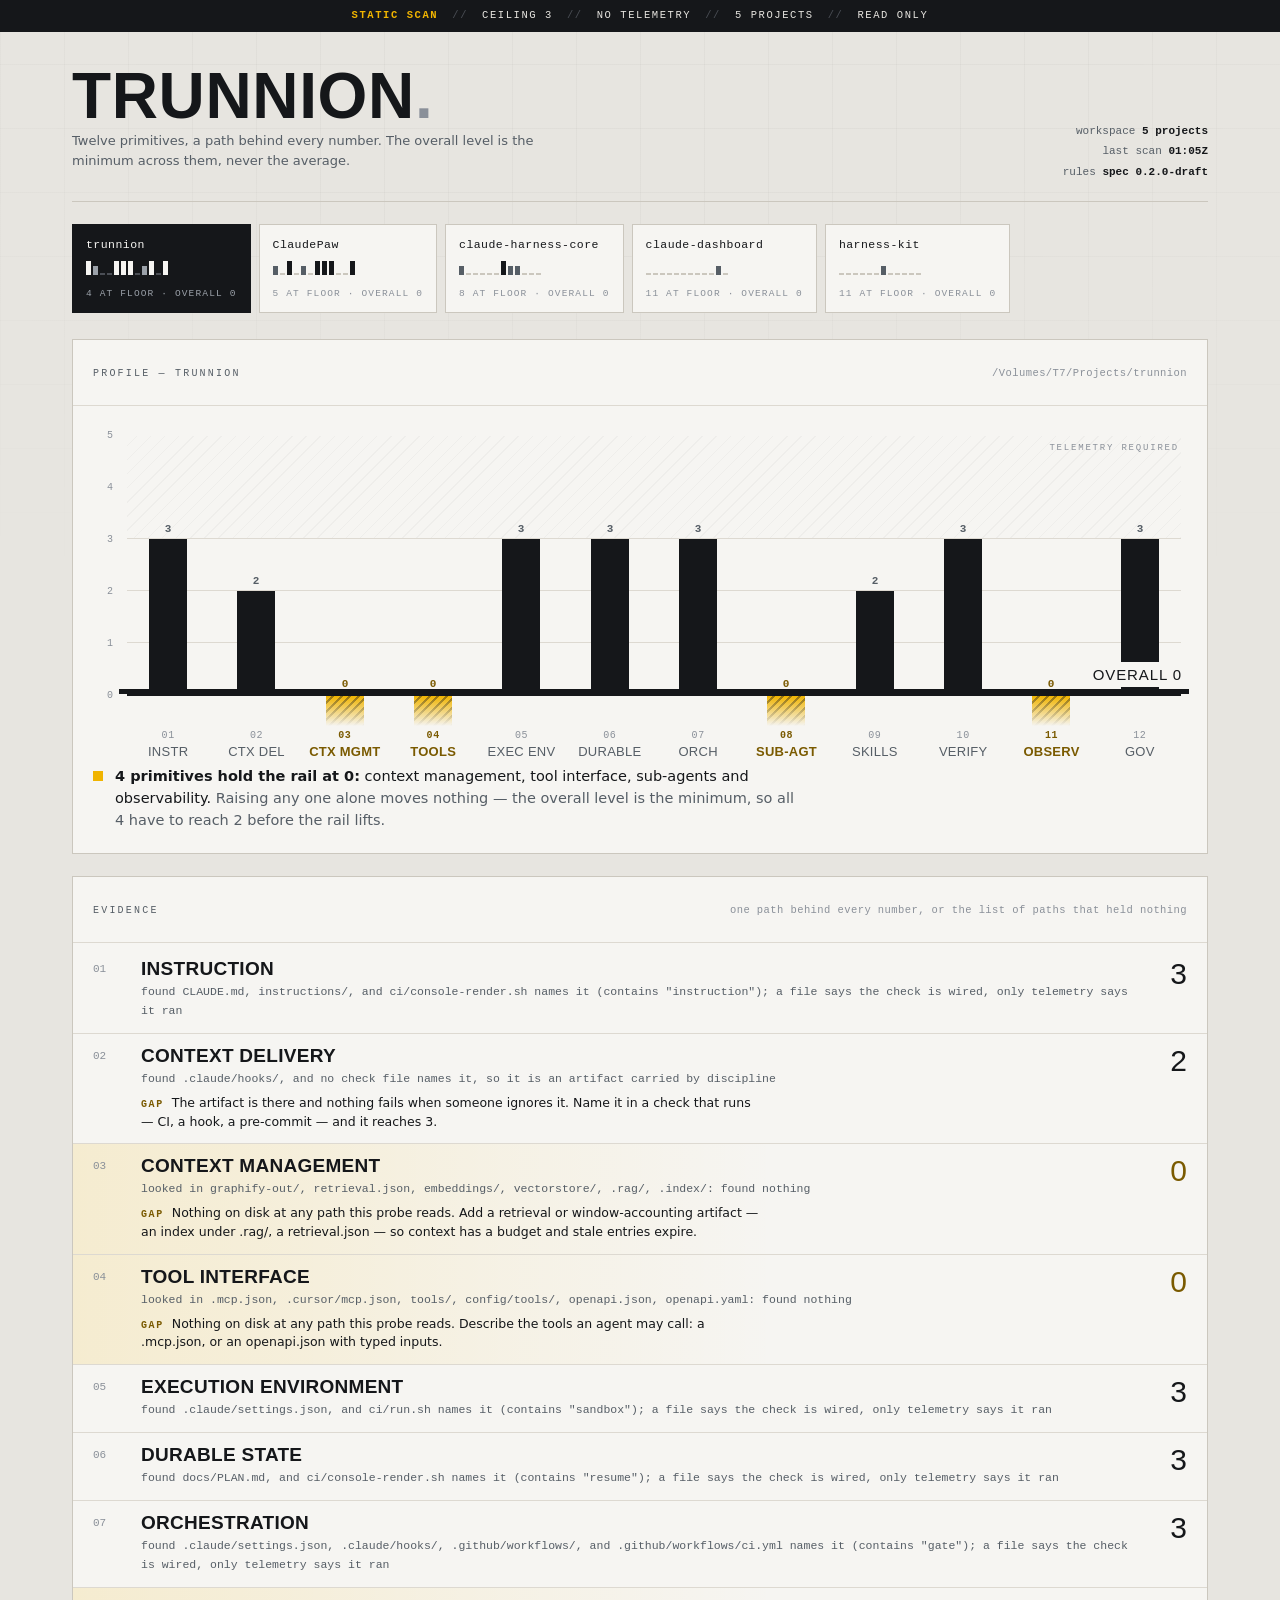
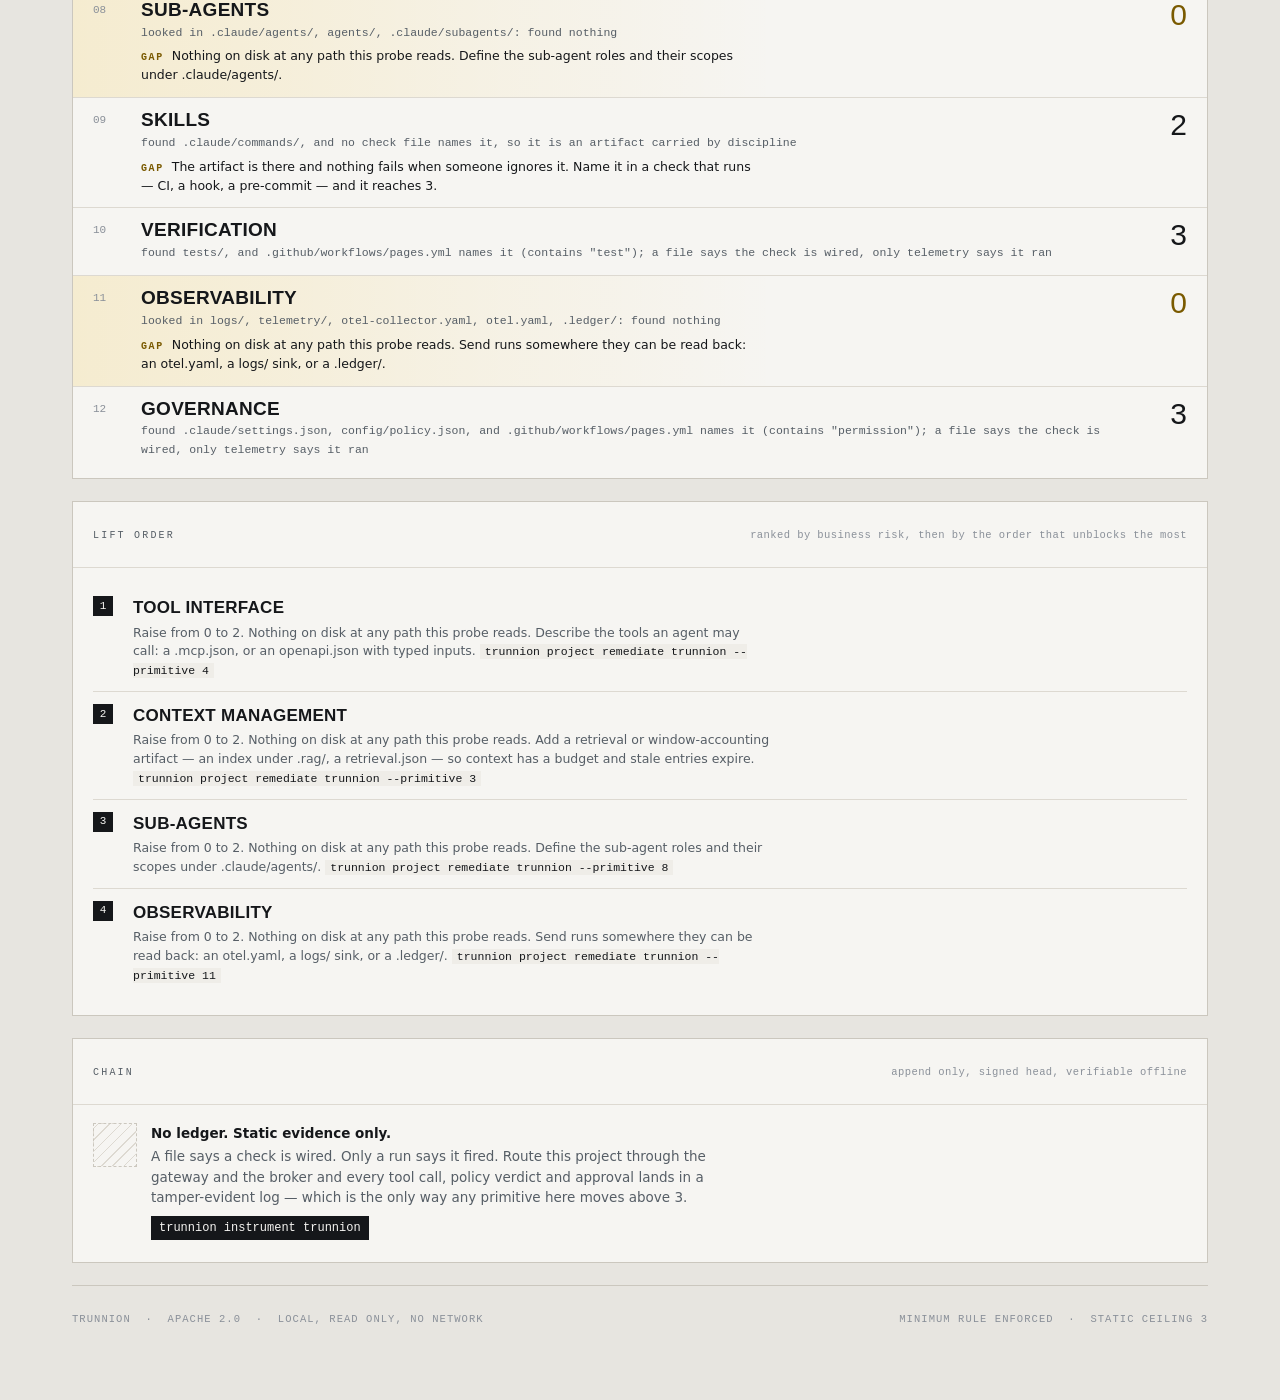
<file: docs/design/console-a-loadbearing.html>
<!DOCTYPE html>
<html lang="en">
<head>
<meta charset="utf-8">
<meta name="viewport" content="width=device-width, initial-scale=1">
<title>trunnion console — workspace</title>
<style>
  :root{
    --ground:#E7E5E0;
    --plate:#F6F5F2;
    --plate2:#EFEDE8;
    --ink:#15171A;
    --steel:#565E66;
    --dim:#8A9099;
    --rule:#CBC7BE;
    --rule2:#DDD9D1;
    --hazard:#F0B400;
    --hazard-ink:#7A5A00;
    --deny:#A93226;
    --ok:#2E6B4F;

    --display:"DIN Condensed","Saira Condensed","Archivo Narrow","Avenir Next Condensed",Impact,sans-serif;
    --sans:system-ui,-apple-system,"Segoe UI",Roboto,sans-serif;
    --mono:ui-monospace,"SF Mono",Menlo,"IBM Plex Mono",Consolas,monospace;

    --gut:22px;
  }

  *{box-sizing:border-box}
  html{-webkit-text-size-adjust:100%}
  body{
    margin:0;background:var(--ground);color:var(--ink);
    font-family:var(--sans);font-size:14px;line-height:1.5;
    -webkit-font-smoothing:antialiased;
  }

  /* faint technical grid, never competes with data */
  body::before{
    content:"";position:fixed;inset:0;z-index:0;pointer-events:none;
    background-image:
      linear-gradient(rgba(21,23,26,.028) 1px,transparent 1px),
      linear-gradient(90deg,rgba(21,23,26,.028) 1px,transparent 1px);
    background-size:64px 64px;
    mask-image:radial-gradient(ellipse 120% 90% at 50% 0%,#000 30%,transparent 82%);
    -webkit-mask-image:radial-gradient(ellipse 120% 90% at 50% 0%,#000 30%,transparent 82%);
  }

  .wrap{position:relative;z-index:1;max-width:1180px;margin:0 auto;padding:0 var(--gut) 72px}

  /* ---------- provenance bar : what evidence backs the numbers below ---------- */
  .prov{
    position:sticky;top:0;z-index:40;
    display:flex;flex-wrap:wrap;align-items:center;justify-content:center;gap:0 14px;
    background:var(--ink);color:var(--ground);
    font-family:var(--mono);font-size:10.5px;letter-spacing:.15em;text-transform:uppercase;
    padding:8px 16px;
  }
  .prov b{color:var(--hazard);font-weight:600}
  .prov .sep{color:#4A4E55}

  /* ---------- masthead ---------- */
  .mast{
    display:flex;align-items:flex-end;justify-content:space-between;gap:28px;flex-wrap:wrap;
    padding:38px 0 18px;border-bottom:1px solid var(--rule);
  }
  .mark{
    font-family:var(--display);font-size:64px;line-height:.82;letter-spacing:.01em;
    text-transform:uppercase;font-weight:700;margin:0;
  }
  .mark span{color:var(--dim)}
  .tag{color:var(--steel);font-size:13px;margin-top:9px;max-width:56ch}
  .meta{text-align:right;font-family:var(--mono);font-size:11px;color:var(--steel);line-height:1.9}
  .meta b{color:var(--ink);font-weight:600}

  /* ---------- eyebrow, used everywhere a section starts ---------- */
  .eyebrow{
    font-family:var(--mono);font-size:10px;letter-spacing:.22em;text-transform:uppercase;
    color:var(--steel);margin:0 0 14px;
  }

  /* ---------- project index ---------- */
  .index{display:flex;gap:8px;flex-wrap:wrap;padding:22px 0 26px}
  .chip{
    appearance:none;cursor:pointer;text-align:left;
    background:var(--plate);border:1px solid var(--rule);border-radius:0;
    padding:11px 13px 10px;font:inherit;color:var(--ink);
    transition:border-color .16s,background .16s,transform .16s;
  }
  .chip:hover{border-color:var(--steel);transform:translateY(-1px)}
  .chip:focus-visible{outline:2px solid var(--ink);outline-offset:2px}
  .chip[aria-pressed="true"]{background:var(--ink);color:var(--plate);border-color:var(--ink)}
  .chip[aria-pressed="true"] .chip-sub{color:#9AA0A8}
  .chip-name{font-family:var(--mono);font-size:11.5px;letter-spacing:.04em;display:block}
  /* a 12-tick profile. Height is the level. Hazard is reserved for the focused chart,
     so yellow keeps meaning one thing on this page; the count below carries the floor. */
  .chip-ticks{display:flex;align-items:flex-end;gap:2px;height:14px;margin:8px 0 6px}
  .chip-ticks i{display:block;width:5px;height:2px;background:var(--rule);border-radius:0}
  .chip-ticks i[data-v="2"]{height:9px;background:var(--steel)}
  .chip-ticks i[data-v="3"]{height:14px;background:var(--ink)}
  .chip[aria-pressed="true"] .chip-ticks i{background:#4A4E55}
  .chip[aria-pressed="true"] .chip-ticks i[data-v="2"]{background:#9AA0A8}
  .chip[aria-pressed="true"] .chip-ticks i[data-v="3"]{background:var(--plate)}
  .chip-sub{font-family:var(--mono);font-size:9.5px;letter-spacing:.12em;text-transform:uppercase;color:var(--dim)}

  /* ---------- panels ---------- */
  .panel{background:var(--plate);border:1px solid var(--rule);margin-bottom:var(--gut);position:relative}
  .panel-hd{
    display:flex;align-items:baseline;justify-content:space-between;gap:16px;flex-wrap:wrap;
    padding:15px 20px 13px;border-bottom:1px solid var(--rule2);
  }
  .panel-hd .eyebrow{margin:0}
  .panel-note{font-family:var(--mono);font-size:10.5px;color:var(--dim);letter-spacing:.04em}

  /* ---------- the rail chart : the signature ---------- */
  .chartwrap{padding:30px 26px 0;display:flex;gap:14px}
  .yaxis{
    position:relative;width:14px;flex:0 0 14px;height:260px;
    font-family:var(--mono);font-size:10px;color:var(--dim);
  }
  .yaxis span{position:absolute;right:0;transform:translateY(50%);line-height:1}
  .chart{position:relative;flex:1;height:260px;border-bottom:2px solid var(--ink)}

  .gridline{position:absolute;left:0;right:0;height:1px;background:var(--rule2)}

  /* the band a static read cannot enter. Stated in prose at src/scan.rs:710; drawn here. */
  .ceiling{
    position:absolute;left:0;right:0;bottom:60%;top:0;
    background:repeating-linear-gradient(-45deg,
      rgba(21,23,26,.03) 0 1px, transparent 1px 10px);
    border-bottom:1px dashed var(--rule);
  }
  .ceiling b{
    position:absolute;right:2px;top:6px;
    font-family:var(--mono);font-size:9px;letter-spacing:.2em;text-transform:uppercase;
    color:var(--dim);font-weight:400;
  }

  /* 12 columns, shared by the bars, the anchor gutter and the axis */
  .track{display:grid;grid-template-columns:repeat(12,1fr);gap:6px}

  .cols{position:absolute;inset:0;align-items:end}
  .col{position:relative;height:100%;display:flex;flex-direction:column;justify-content:flex-end}
  .bar{
    width:min(100%,38px);margin:0 auto;background:var(--ink);
    height:calc(var(--v) / 5 * 100%);
    transform-origin:50% 100%;position:relative;
  }
  .bar b{
    position:absolute;left:-20px;right:-20px;top:-18px;text-align:center;
    font-family:var(--mono);font-size:11px;color:var(--steel);font-weight:600;
  }
  /* a floor primitive is load-bearing. Above zero it draws hazard; at zero there is no
     bar to draw at all, and the anchor gutter below the line carries it instead. */
  .col[data-floor="1"] .bar{background:var(--hazard)}
  .col[data-floor="1"] .bar::after{
    content:"";position:absolute;inset:0;
    background:repeating-linear-gradient(-45deg,rgba(21,23,26,.42) 0 2px,transparent 2px 6px);
  }
  .col[data-floor="1"] .bar b{color:var(--hazard-ink)}

  /* the rail rests on the shortest bar. That is the overall level. */
  .rail{
    position:absolute;left:-8px;right:-8px;height:5px;background:var(--ink);
    bottom:calc(var(--min) / 5 * 100%);z-index:3;
  }
  .rail::after{
    content:attr(data-label);position:absolute;right:0;bottom:7px;z-index:4;
    background:var(--plate);padding:2px 7px 1px;
    font-family:var(--display);font-size:15px;letter-spacing:.06em;text-transform:uppercase;color:var(--ink);
  }

  /* ---------- anchor gutter : what is holding the rail down ---------- */
  .gutter{
    margin:0 26px;padding-left:28px;
  }
  .gutter .track{height:30px;align-items:start}
  .anchor{height:100%;position:relative}
  .anchor[data-floor="1"]::before{
    content:"";position:absolute;left:50%;transform:translateX(-50%);top:0;
    width:min(100%,38px);height:100%;
    background:var(--hazard);
    -webkit-mask-image:linear-gradient(#000,transparent);
    mask-image:linear-gradient(#000,transparent);
  }
  .anchor[data-floor="1"]::after{
    content:"";position:absolute;left:50%;transform:translateX(-50%);top:0;
    width:min(100%,38px);height:100%;
    background:repeating-linear-gradient(-45deg,rgba(21,23,26,.42) 0 2px,transparent 2px 6px);
    -webkit-mask-image:linear-gradient(#000,transparent);
    mask-image:linear-gradient(#000,transparent);
  }

  .xaxis{margin:2px 26px 0;padding-left:28px}
  .xaxis span{display:block;text-align:center}
  .xaxis .n{
    font-family:var(--mono);font-size:10px;color:var(--dim);letter-spacing:.06em;
  }
  .xaxis .nm{
    font-family:var(--display);font-size:13px;color:var(--steel);
    text-transform:uppercase;letter-spacing:.02em;line-height:1.15;margin-top:2px;
  }
  .xaxis span[data-floor="1"] .n,.xaxis span[data-floor="1"] .nm{color:var(--hazard-ink);font-weight:700}

  .verdict{
    padding:0 20px 22px;margin-top:6px;
    display:flex;gap:12px;align-items:flex-start;
  }
  .verdict i{display:block;flex:0 0 10px;height:10px;background:var(--hazard);margin-top:5px}
  .verdict p{margin:0;font-size:14.5px;color:var(--ink);max-width:74ch}
  .verdict p b{font-weight:600}
  .verdict em{font-style:normal;color:var(--steel)}

  /* ---------- twelve rows ---------- */
  .rows{padding:4px 0 6px}
  .row{
    display:grid;grid-template-columns:34px 1fr 30px;gap:14px;align-items:start;
    padding:12px 20px;border-bottom:1px solid var(--rule2);
  }
  .row:last-child{border-bottom:0}
  .row-n{font-family:var(--mono);font-size:11px;color:var(--dim);padding-top:2px}
  .row-name{
    font-family:var(--display);font-size:19px;text-transform:uppercase;letter-spacing:.015em;
    line-height:1.1;margin:0 0 3px;
  }
  .row-ev{font-family:var(--mono);font-size:11.5px;color:var(--steel);line-height:1.65;margin:0;word-break:break-word}
  .row-gap{font-size:12.5px;color:var(--ink);margin:5px 0 0;max-width:78ch}
  .row-gap b{font-family:var(--mono);font-size:10px;letter-spacing:.16em;text-transform:uppercase;color:var(--hazard-ink);font-weight:600;margin-right:8px}
  .row-v{
    font-family:var(--display);font-size:30px;line-height:1;text-align:right;color:var(--ink);
  }
  .row[data-floor="1"]{background:linear-gradient(90deg,rgba(240,180,0,.14),transparent 62%)}
  .row[data-floor="1"] .row-v{color:var(--hazard-ink)}

  /* ---------- lift order ---------- */
  .lift{padding:16px 20px 20px}
  .lift ol{margin:0;padding:0;list-style:none;counter-reset:lift}
  .lift li{
    counter-increment:lift;display:grid;grid-template-columns:26px 1fr;gap:14px;
    padding:11px 0;border-bottom:1px solid var(--rule2);
  }
  .lift li:last-child{border-bottom:0}
  .lift li::before{
    content:counter(lift);font-family:var(--mono);font-size:11px;color:var(--plate);
    background:var(--ink);width:20px;height:20px;display:grid;place-items:center;margin-top:1px;
  }
  .lift h4{margin:0 0 3px;font-family:var(--display);font-size:17px;text-transform:uppercase;letter-spacing:.015em}
  .lift p{margin:0;font-size:12.5px;color:var(--steel);max-width:80ch}
  .lift code{font-family:var(--mono);font-size:11.5px;background:var(--plate2);padding:1px 5px;color:var(--ink)}

  /* ---------- chain : empty until instrumented ---------- */
  .chain{padding:18px 20px 22px}
  .chain-empty{display:flex;gap:14px;align-items:flex-start}
  .chain-empty i{
    display:block;flex:0 0 44px;height:44px;border:1px dashed var(--rule);
    background:repeating-linear-gradient(-45deg,var(--rule2) 0 1px,transparent 1px 8px);
  }
  .chain-empty p{margin:0;font-size:13.5px;color:var(--steel);max-width:70ch}
  .chain-empty p b{color:var(--ink);font-weight:600;display:block;margin-bottom:3px}
  .chain-empty code{
    font-family:var(--mono);font-size:12px;background:var(--ink);color:var(--plate);
    padding:3px 8px;display:inline-block;margin-top:9px;
  }

  /* non-agentic signal */
  .nonagentic{
    display:none;margin:0 20px 18px;padding:12px 14px;
    border-left:3px solid var(--steel);background:var(--plate2);
    font-size:13px;color:var(--steel);
  }
  .nonagentic b{color:var(--ink)}
  .panel[data-nonagentic="1"] .nonagentic{display:block}

  footer{
    display:flex;justify-content:space-between;gap:18px;flex-wrap:wrap;
    padding:26px 0 0;border-top:1px solid var(--rule);
    font-family:var(--mono);font-size:10.5px;letter-spacing:.1em;text-transform:uppercase;color:var(--dim);
  }

  /* ---------- staged assembly. Pure CSS, so the frame paints with scripting off. ---------- */
  @keyframes rise{from{opacity:0;transform:translateY(16px)}to{opacity:1;transform:none}}
  @keyframes grow{from{transform:scaleY(0)}to{transform:none}}
  @keyframes settle{
    from{opacity:0;transform:translateY(-190px)}
    72%{opacity:1;transform:translateY(4px)}
    100%{opacity:1;transform:none}
  }
  @keyframes hairline{0%{width:0;opacity:1}70%{width:100%;opacity:1}100%{width:100%;opacity:0}}

  .mast  {animation:rise .9s .05s cubic-bezier(.16,.8,.28,1) both}
  .index {animation:rise .9s .30s cubic-bezier(.16,.8,.28,1) both}
  .panel {animation:rise .9s cubic-bezier(.16,.8,.28,1) both}
  .panel:nth-of-type(1){animation-delay:.46s}
  .panel:nth-of-type(2){animation-delay:.60s}
  .panel:nth-of-type(3){animation-delay:.70s}
  .panel:nth-of-type(4){animation-delay:.78s}
  footer {animation:rise .9s .88s cubic-bezier(.16,.8,.28,1) both}

  .panel::before{
    content:"";position:absolute;left:0;top:-1px;height:1px;width:0;background:var(--ink);
    animation:hairline 1s cubic-bezier(.2,.8,.2,1) both;animation-delay:inherit;
  }

  /* bars grow, then the rail drops and comes to rest on the shortest one */
  .bar{animation:grow .5s cubic-bezier(.2,.8,.2,1) both}
  .col:nth-child(1) .bar{animation-delay:.80s}
  .col:nth-child(2) .bar{animation-delay:.84s}
  .col:nth-child(3) .bar{animation-delay:.88s}
  .col:nth-child(4) .bar{animation-delay:.92s}
  .col:nth-child(5) .bar{animation-delay:.96s}
  .col:nth-child(6) .bar{animation-delay:1.00s}
  .col:nth-child(7) .bar{animation-delay:1.04s}
  .col:nth-child(8) .bar{animation-delay:1.08s}
  .col:nth-child(9) .bar{animation-delay:1.12s}
  .col:nth-child(10).bar,.col:nth-child(10) .bar{animation-delay:1.16s}
  .col:nth-child(11) .bar{animation-delay:1.20s}
  .col:nth-child(12) .bar{animation-delay:1.24s}
  .rail{animation:settle 1.05s 1.34s cubic-bezier(.3,1.3,.5,1) both}

  @media (prefers-reduced-motion:reduce){
    *,*::before,*::after{animation:none!important;transition:none!important}
    .panel::before{width:100%;opacity:0}
  }

  @media (max-width:860px){
    .mark{font-size:46px}
    .meta{text-align:left}
    .chartwrap{padding-left:12px;padding-right:12px}
    .xaxis span{font-size:12px}
    .row{grid-template-columns:28px 1fr 26px;gap:10px;padding:12px}
    .row-v{font-size:24px}
  }
  @media (max-width:640px){
    .index{display:grid;grid-template-columns:1fr}
    .chartwrap{padding:24px 12px 0}
    .gutter,.xaxis{margin-left:12px;margin-right:12px;padding-left:22px}
    .track{gap:3px}
    .xaxis .nm{display:none}
    .xaxis .n{font-size:9px}
    .yaxis{width:12px;flex-basis:12px}
    .rail::after{font-size:12px}
  }
</style>
</head>
<body>

<div class="prov" id="prov">
  <span><b>Static scan</b></span><span class="sep">//</span>
  <span>Ceiling 3</span><span class="sep">//</span>
  <span id="provTel">No telemetry</span><span class="sep">//</span>
  <span id="provN">5 projects</span><span class="sep">//</span>
  <span>Read only</span>
</div>

<div class="wrap">

  <header class="mast">
    <div>
      <h1 class="mark">Trunnion<span>.</span></h1>
      <p class="tag">Twelve primitives, a path behind every number. The overall level is the
        minimum across them, never the average.</p>
    </div>
    <div class="meta">
      <div>workspace <b id="mCount">5 projects</b></div>
      <div>last scan <b id="mScan">14:22Z</b></div>
      <div>rules <b>spec 0.2.0-draft</b></div>
    </div>
  </header>

  <nav class="index" id="index" aria-label="Projects"></nav>

  <!-- ============ the rail chart ============ -->
  <section class="panel" id="chartPanel">
    <div class="panel-hd">
      <p class="eyebrow" id="chartTitle">Profile — trunnion</p>
      <p class="panel-note" id="chartNote">/Volumes/T7/Projects/trunnion</p>
    </div>

    <div class="nonagentic" id="nonagentic"></div>

    <div class="chartwrap">
      <div class="yaxis" id="yaxis"></div>
      <div class="chart" id="chart">
        <div class="ceiling"><b>Telemetry required</b></div>
        <div class="gridline" style="bottom:20%"></div>
        <div class="gridline" style="bottom:40%"></div>
        <div class="gridline" style="bottom:60%"></div>
        <div class="cols track" id="cols"></div>
        <div class="rail" id="rail" data-label="Overall 0"></div>
      </div>
    </div>
    <div class="gutter"><div class="track" id="gutter"></div></div>
    <div class="xaxis"><div class="track" id="xaxis"></div></div>

    <div class="verdict">
      <i></i>
      <p id="verdict"></p>
    </div>
  </section>

  <!-- ============ twelve rows ============ -->
  <section class="panel">
    <div class="panel-hd">
      <p class="eyebrow">Evidence</p>
      <p class="panel-note">one path behind every number, or the list of paths that held nothing</p>
    </div>
    <div class="rows" id="rows"></div>
  </section>

  <!-- ============ lift order ============ -->
  <section class="panel">
    <div class="panel-hd">
      <p class="eyebrow">Lift order</p>
      <p class="panel-note">ranked by business risk, then by the order that unblocks the most</p>
    </div>
    <div class="lift"><ol id="lift"></ol></div>
  </section>

  <!-- ============ chain ============ -->
  <section class="panel">
    <div class="panel-hd">
      <p class="eyebrow">Chain</p>
      <p class="panel-note">append only, signed head, verifiable offline</p>
    </div>
    <div class="chain">
      <div class="chain-empty">
        <i></i>
        <p>
          <b>No ledger. Static evidence only.</b>
          A file says a check is wired. Only a run says it fired. Route this project through
          the gateway and the broker and every tool call, policy verdict and approval lands in
          a tamper-evident log — which is the only way any primitive here moves above 3.
          <code>trunnion instrument trunnion</code>
        </p>
      </div>
    </div>
  </section>

  <footer>
    <span>Trunnion &nbsp;·&nbsp; Apache 2.0 &nbsp;·&nbsp; local, read only, no network</span>
    <span>Minimum rule enforced &nbsp;·&nbsp; static ceiling 3</span>
  </footer>
</div>

<script>
(function(){
  "use strict";

  var NAMES = ["Instruction","Context delivery","Context management","Tool interface",
    "Execution environment","Durable state","Orchestration","Sub-agents","Skills",
    "Verification","Observability","Governance"];
  var SHORT = ["Instr","Ctx del","Ctx mgmt","Tools","Exec env","Durable","Orch",
    "Sub-agt","Skills","Verify","Observ","Gov"];

  // A static read resolves three states only: 0, 2 and 3. It awards no 1, because habits
  // leave no file. So the next reachable level from the floor is 2, not floor+1.
  function nextLevel(floor){ return floor === 0 ? 2 : floor + 1; }

  function andList(a){
    if(a.length === 1) return a[0];
    return a.slice(0, -1).join(", ") + " and " + a[a.length - 1];
  }

  // Real output of `trunnion scan` against these five repositories, 2026-08-11.
  var LOOKED = {
    3:"looked in graphify-out/, retrieval.json, embeddings/, vectorstore/, .rag/, .index/: found nothing",
    4:"looked in .mcp.json, .cursor/mcp.json, tools/, config/tools/, openapi.json, openapi.yaml: found nothing",
    8:"looked in .claude/agents/, agents/, .claude/subagents/: found nothing",
    11:"looked in logs/, telemetry/, otel-collector.yaml, otel.yaml, .ledger/: found nothing",
    1:"looked in CLAUDE.md, AGENTS.md, .cursorrules, .cursor/rules/, .github/copilot-instructions.md, instructions/: found nothing",
    2:"looked in .claude/hooks/, .mcp.json, .cursor/mcp.json: found nothing",
    5:"looked in Dockerfile, docker-compose.yml, .devcontainer/, sandbox/, .claude/settings.json: found nothing",
    6:"looked in PLAN.md, docs/PLAN.md, TODO.md, checkpoints/, state/, .claude/state/: found nothing",
    7:"looked in .claude/settings.json, .claude/hooks/, .github/workflows/: found nothing",
    9:"looked in .claude/skills/, .claude/commands/, skills/, runbooks/, playbooks/: found nothing",
    10:"looked in tests/, test/, spec/, __tests__/, src/test/: found nothing",
    12:"looked in .claude/settings.json, config/policy.json, policy.json, CODEOWNERS, .github/CODEOWNERS: found nothing"
  };
  var UNENFORCED = "and no check file names it, so it is an artifact carried by discipline";
  var WIRED = "a file says the check is wired, only telemetry says it ran";

  var PROJECTS = [
    { id:"trunnion", path:"/Volumes/T7/Projects/trunnion",
      v:[3,2,0,0,3,3,3,0,2,3,0,3],
      ev:[
        'found CLAUDE.md, instructions/, and ci/console-render.sh names it (contains "instruction"); '+WIRED,
        "found .claude/hooks/, "+UNENFORCED,
        LOOKED[3], LOOKED[4],
        'found .claude/settings.json, and ci/run.sh names it (contains "sandbox"); '+WIRED,
        'found docs/PLAN.md, and ci/console-render.sh names it (contains "resume"); '+WIRED,
        'found .claude/settings.json, .claude/hooks/, .github/workflows/, and .github/workflows/ci.yml names it (contains "gate"); '+WIRED,
        LOOKED[8],
        "found .claude/commands/, "+UNENFORCED,
        'found tests/, and .github/workflows/pages.yml names it (contains "test"); '+WIRED,
        LOOKED[11],
        'found .claude/settings.json, config/policy.json, and .github/workflows/pages.yml names it (contains "permission"); '+WIRED
      ]},
    { id:"ClaudePaw", path:"/Volumes/T7/Projects/ClaudePaw",
      v:[2,0,3,0,2,0,3,3,3,0,0,3],
      ev:[
        "found CLAUDE.md, AGENTS.md, "+UNENFORCED,
        LOOKED[2],
        'found graphify-out/, and package.json names it (contains "compact"); '+WIRED,
        LOOKED[4],
        "found .claude/settings.json, "+UNENFORCED,
        LOOKED[6],
        'found .claude/settings.json, .github/workflows/, and .claude/settings.json names it (contains "hook"); '+WIRED,
        'found agents/, and .claude/settings.json names it (contains "agent"); '+WIRED,
        'found .claude/commands/, and package.json names it (contains "skill"); '+WIRED,
        LOOKED[10], LOOKED[11],
        'found .claude/settings.json, and .github/workflows/ci.yml names it (contains "permission"); '+WIRED
      ]},
    { id:"claude-harness-core", path:"/Volumes/T7/Projects/claude-harness-core",
      v:[2,0,0,0,0,0,3,2,2,0,0,0],
      ev:[
        "found CLAUDE.md, "+UNENFORCED,
        LOOKED[2], LOOKED[3], LOOKED[4], LOOKED[5], LOOKED[6],
        'found .github/workflows/, and .github/workflows/check.yml names it (contains "gate"); '+WIRED,
        "found agents/, "+UNENFORCED,
        "found skills/, "+UNENFORCED,
        LOOKED[10], LOOKED[11], LOOKED[12]
      ]},
    { id:"claude-dashboard", path:"/Volumes/T7/Projects/claude-dashboard",
      v:[0,0,0,0,0,0,0,0,0,0,2,0],
      ev:[LOOKED[1],LOOKED[2],LOOKED[3],LOOKED[4],LOOKED[5],LOOKED[6],LOOKED[7],LOOKED[8],
        LOOKED[9],LOOKED[10],"found logs/, "+UNENFORCED,LOOKED[12]]},
    { id:"harness-kit", path:"/Volumes/T7/Projects/harness-kit",
      v:[0,0,0,0,0,0,2,0,0,0,0,0],
      ev:[LOOKED[1],LOOKED[2],LOOKED[3],LOOKED[4],LOOKED[5],LOOKED[6],
        "found .github/workflows/, "+UNENFORCED,
        LOOKED[8],LOOKED[9],LOOKED[10],LOOKED[11],LOOKED[12]]}
  ];

  // What to create when a primitive is at 0, named from the paths that probe actually reads.
  // In the shipped console this comes from contracts.yaml so the words are the contract's own.
  var START = [
    "Write a CLAUDE.md or AGENTS.md stating the rules this repository's agents work under.",
    "Add a .mcp.json or a .claude/hooks/ entry so context arrives by mechanism, not by paste.",
    "Add a retrieval or window-accounting artifact — an index under .rag/, a retrieval.json — so context has a budget and stale entries expire.",
    "Describe the tools an agent may call: a .mcp.json, or an openapi.json with typed inputs.",
    "Declare where agent commands run: a Dockerfile, a .devcontainer/, or a sandbox setting in .claude/settings.json.",
    "Give a long task somewhere to survive a crash: a checkpoints/ or state/ directory, or a docs/PLAN.md it writes back to.",
    "Add a lifecycle gate — a .github/workflows/ job or a hook that blocks on a failing check.",
    "Define the sub-agent roles and their scopes under .claude/agents/.",
    "Capture the repeated workflows as skills under .claude/skills/ or .claude/commands/.",
    "Add tests. A tests/ directory that runs is the whole of this primitive at level 2.",
    "Send runs somewhere they can be read back: an otel.yaml, a logs/ sink, or a .ledger/.",
    "State the policy: a config/policy.json, a CODEOWNERS, or permissions in .claude/settings.json."
  ];

  // Grounded in what the probe looked for. It never invents a requirement.
  function gapFor(i, score){
    if(score === 0) return "Nothing on disk at any path this probe reads. " + START[i];
    if(score === 2) return "The artifact is there and nothing fails when someone ignores it. "
      + "Name it in a check that runs — CI, a hook, a pre-commit — and it reaches 3.";
    return "";
  }

  // spec 0.2.0-draft section 2.2. Execution environment first by severity; then the
  // ablation-derived order; anything unlisted falls after, in primitive order.
  var ORDER = [5,4,3,6,7,1];
  function liftOrder(v){
    var floor = Math.min.apply(null, v);
    var at = [];
    for(var i=0;i<12;i++) if(v[i] === floor) at.push(i+1);
    at.sort(function(a,b){
      var ia = ORDER.indexOf(a), ib = ORDER.indexOf(b);
      if(ia === -1) ia = 90 + a;
      if(ib === -1) ib = 90 + b;
      return ia - ib;
    });
    return at;
  }

  var $ = function(s){ return document.querySelector(s); };
  var current = 0;

  /* ---------- project index ---------- */
  (function buildIndex(){
    var nav = $("#index");
    PROJECTS.forEach(function(p, n){
      var floor = Math.min.apply(null, p.v);
      var b = document.createElement("button");
      b.className = "chip";
      b.type = "button";
      b.setAttribute("aria-pressed", n === 0 ? "true" : "false");
      var ticks = p.v.map(function(v){
        return '<i data-v="'+v+'"'+(v === floor ? ' data-floor="1"' : '')+'></i>';
      }).join("");
      var nAt = p.v.filter(function(v){ return v === floor; }).length;
      b.innerHTML =
        '<span class="chip-name">'+p.id+'</span>' +
        '<span class="chip-ticks">'+ticks+'</span>' +
        '<span class="chip-sub">'+nAt+' at floor · overall '+floor+'</span>';
      b.addEventListener("click", function(){ select(n); });
      nav.appendChild(b);
    });
    $("#mCount").textContent = PROJECTS.length + " projects";
    $("#provN").textContent = PROJECTS.length + " projects";
  })();

  /* ---------- y axis ---------- */
  (function buildY(){
    var y = $("#yaxis");
    for(var v = 0; v <= 5; v++){
      var s = document.createElement("span");
      s.textContent = v;
      s.style.bottom = (v / 5 * 100) + "%";
      y.appendChild(s);
    }
  })();

  function select(n){
    current = n;
    var p = PROJECTS[n];
    var floor = Math.min.apply(null, p.v);
    var atFloor = [];
    for(var i = 0; i < 12; i++) if(p.v[i] === floor) atFloor.push(i);

    document.querySelectorAll(".chip").forEach(function(c, i){
      c.setAttribute("aria-pressed", i === n ? "true" : "false");
    });

    $("#chartTitle").textContent = "Profile — " + p.id;
    $("#chartNote").textContent = p.path;

    // a repository that carries almost no agent artifact is not a failing agent platform.
    // Say how many probes actually came back empty rather than rounding it to "none".
    var zeros = p.v.filter(function(v){ return v === 0; }).length;
    var nonAgentic = zeros >= 10;
    $("#chartPanel").setAttribute("data-nonagentic", nonAgentic ? "1" : "0");
    if(nonAgentic){
      var WORD = {10:"Ten",11:"Eleven",12:"All twelve"};
      $("#nonagentic").innerHTML =
        '<b>Little or no agentic surface.</b> ' + WORD[zeros] + ' of the twelve probes found '
        + 'nothing on disk. That is what a repository which does not run agents looks like, not a '
        + 'failing one. Confirm the project is meant to be agentic before reading anything into '
        + 'the floor — a score measures nothing until there is something to measure.';
    }

    // columns, anchor gutter and axis all ride the same 12-track grid
    var cols = $("#cols"), gutter = $("#gutter"), xaxis = $("#xaxis");
    cols.innerHTML = ""; gutter.innerHTML = ""; xaxis.innerHTML = "";
    p.v.forEach(function(v, i){
      var isFloor = v === floor;
      var f = isFloor ? "1" : "0";

      var col = document.createElement("div");
      col.className = "col";
      col.setAttribute("data-floor", f);
      col.innerHTML = '<div class="bar" style="--v:'+v+'"><b>'+v+'</b></div>';
      cols.appendChild(col);

      var a = document.createElement("div");
      a.className = "anchor";
      a.setAttribute("data-floor", f);
      gutter.appendChild(a);

      var x = document.createElement("span");
      x.setAttribute("data-floor", f);
      x.innerHTML = '<span class="n">'+String(i+1).padStart(2,"0")+'</span>' +
                    '<span class="nm">'+SHORT[i]+'</span>';
      x.title = NAMES[i];
      xaxis.appendChild(x);
    });

    var rail = $("#rail");
    rail.style.setProperty("--min", floor);
    rail.setAttribute("data-label", "Overall " + floor);

    // verdict
    var listed = andList(atFloor.map(function(i){ return NAMES[i].toLowerCase(); }));
    var next = nextLevel(floor);
    $("#verdict").innerHTML = nonAgentic
      ? '<b>' + zeros + ' of twelve probes came back empty.</b> <em>The floor here is mostly the '
        + 'absence of a subject, not a judgement of one. Nothing needs lifting until the project '
        + 'runs agents.</em>'
      : '<b>' + atFloor.length + (atFloor.length === 1 ? ' primitive holds' : ' primitives hold')
        + ' the rail at ' + floor + ':</b> ' + listed + '. '
        + '<em>Raising any one alone moves nothing — the overall level is the minimum, so all '
        + atFloor.length + ' have to reach ' + next + ' before the rail lifts.</em>';

    // twelve rows
    var rows = $("#rows");
    rows.innerHTML = "";
    p.v.forEach(function(v, i){
      var isFloor = v === floor;
      var gap = gapFor(i, v);
      var r = document.createElement("div");
      r.className = "row";
      r.setAttribute("data-floor", isFloor ? "1" : "0");
      r.innerHTML =
        '<div class="row-n">'+String(i+1).padStart(2,"0")+'</div>' +
        '<div>' +
          '<h3 class="row-name">'+NAMES[i]+'</h3>' +
          '<p class="row-ev">'+p.ev[i]+'</p>' +
          (gap ? '<p class="row-gap"><b>Gap</b>'+gap+'</p>' : '') +
        '</div>' +
        '<div class="row-v">'+v+'</div>';
      rows.appendChild(r);
    });

    // lift order
    var lift = $("#lift");
    lift.innerHTML = "";
    liftOrder(p.v).forEach(function(pn){
      var i = pn - 1;
      var li = document.createElement("li");
      li.innerHTML =
        '<div>' +
          '<h4>'+NAMES[i]+'</h4>' +
          '<p>Raise from '+p.v[i]+' to '+nextLevel(floor)+'. '+gapFor(i, p.v[i])+
          ' <code>trunnion project remediate '+p.id+' --primitive '+pn+'</code></p>' +
        '</div>';
      lift.appendChild(li);
    });
  }

  select(0);

  $("#mScan").textContent = (function(){
    var d = new Date();
    return String(d.getUTCHours()).padStart(2,"0") + ":" +
           String(d.getUTCMinutes()).padStart(2,"0") + "Z";
  })();
})();
</script>
</body>
</html>
</file>
